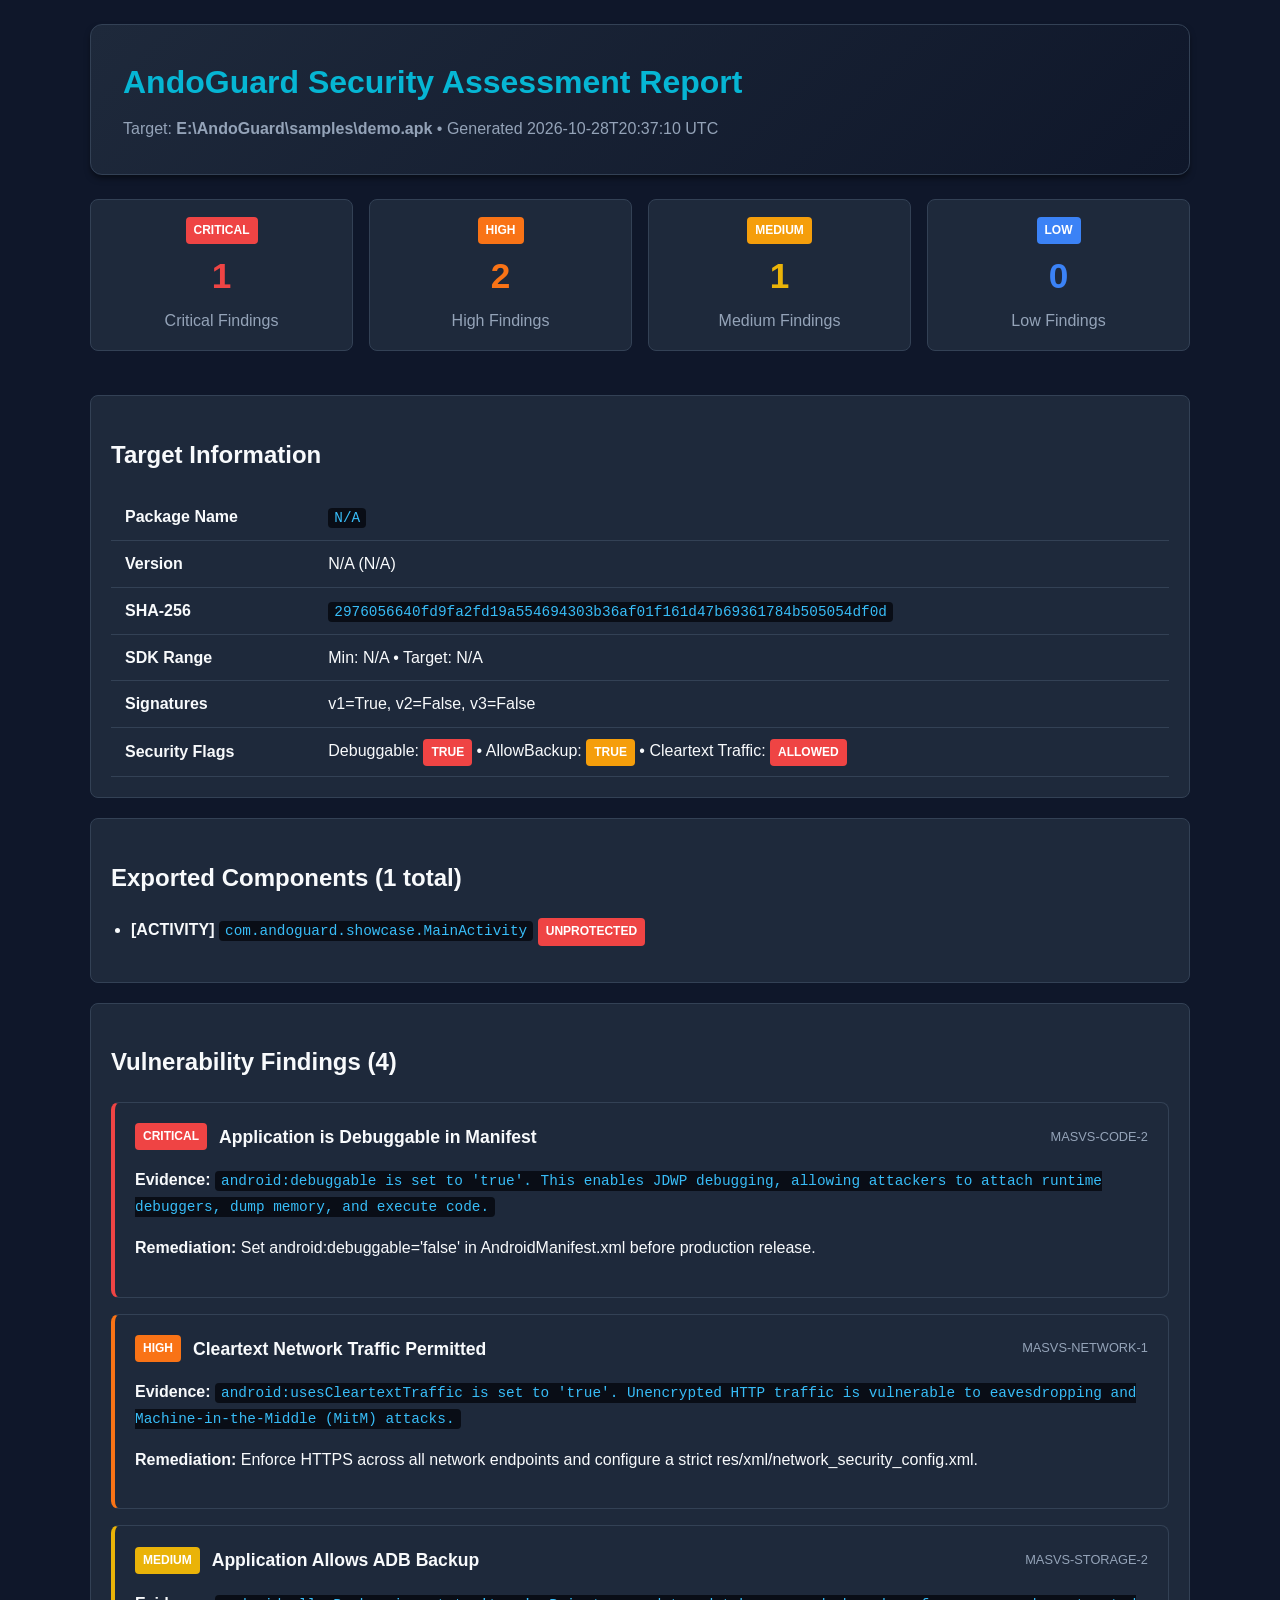
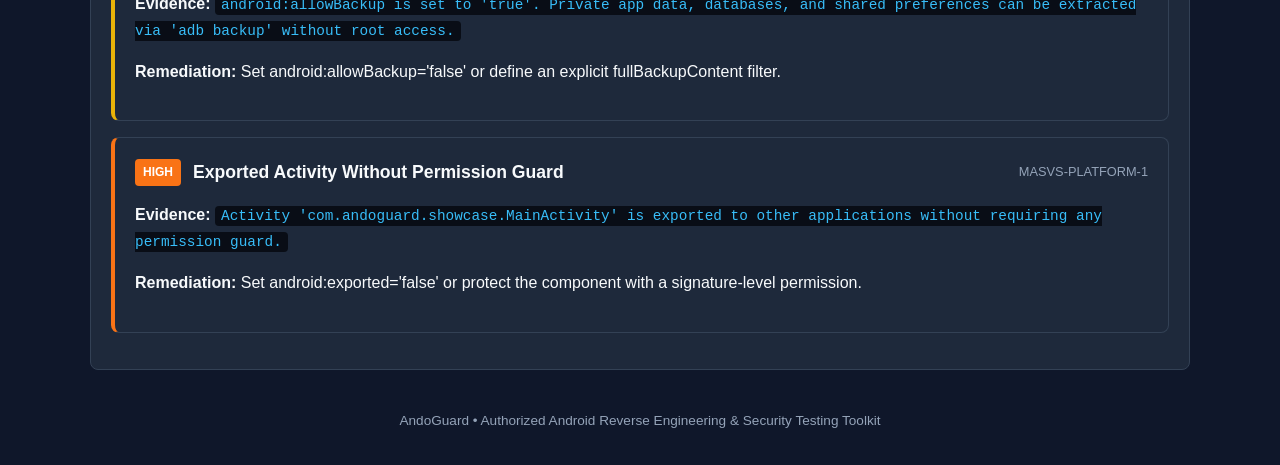
<file: samples/report.html>
<!DOCTYPE html>
<html lang="en">
<head>
    <meta charset="UTF-8">
    <meta name="viewport" content="width=device-width, initial-scale=1.0">
    <title>AndoGuard Security Assessment: Target</title>
    <style>
        :root {
            --bg-primary: #0f172a;
            --bg-secondary: #1e293b;
            --bg-card: #1e293b;
            --text-primary: #f8fafc;
            --text-secondary: #94a3b8;
            --accent-cyan: #06b6d4;
            --accent-blue: #3b82f6;
            --border-color: #334155;
            --font-stack: -apple-system, BlinkMacSystemFont, "Segoe UI", Roboto, Helvetica, Arial, sans-serif;
        }
        body {
            font-family: var(--font-stack);
            background-color: var(--bg-primary);
            color: var(--text-primary);
            line-height: 1.6;
            margin: 0;
            padding: 24px;
        }
        .container {
            max-width: 1100px;
            margin: 0 auto;
        }
        .header {
            background: linear-gradient(135deg, #1e293b, #0f172a);
            border: 1px solid var(--border-color);
            border-radius: 12px;
            padding: 32px;
            margin-bottom: 24px;
            box-shadow: 0 4px 6px -1px rgba(0, 0, 0, 0.5);
        }
        .header h1 {
            margin: 0 0 8px 0;
            color: var(--accent-cyan);
            font-size: 2rem;
        }
        .card {
            background-color: var(--bg-card);
            border: 1px solid var(--border-color);
            border-radius: 8px;
            padding: 20px;
            margin-bottom: 20px;
        }
        .grid {
            display: grid;
            grid-template-columns: repeat(auto-fit, minmax(180px, 1fr));
            gap: 16px;
            margin-bottom: 24px;
        }
        .metric-card {
            text-align: center;
            padding: 16px;
        }
        .metric-value {
            font-size: 2.2rem;
            font-weight: 700;
            margin: 4px 0;
        }
        .badge {
            display: inline-block;
            padding: 4px 8px;
            border-radius: 4px;
            font-size: 0.75rem;
            font-weight: 600;
            color: #fff;
        }
        .badge-danger { background-color: #ef4444; }
        .badge-warning { background-color: #f59e0b; }
        .badge-success { background-color: #10b981; }
        table {
            width: 100%;
            border-collapse: collapse;
            margin-top: 12px;
        }
        th, td {
            padding: 10px 14px;
            text-align: left;
            border-bottom: 1px solid var(--border-color);
        }
        th {
            color: var(--accent-cyan);
            font-weight: 600;
        }
        code {
            background-color: #090d16;
            padding: 2px 6px;
            border-radius: 4px;
            color: #38bdf8;
            font-family: Consolas, monospace;
            font-size: 0.9em;
        }
        .finding-card {
            margin-bottom: 16px;
        }
        .finding-header {
            display: flex;
            align-items: center;
            gap: 12px;
            margin-bottom: 8px;
        }
        .finding-title {
            margin: 0;
            font-size: 1.1rem;
            flex-grow: 1;
        }
        .masvs-tag {
            font-size: 0.8rem;
            color: var(--text-secondary);
        }
        .footer {
            text-align: center;
            margin-top: 40px;
            color: var(--text-secondary);
            font-size: 0.85rem;
        }
    </style>
</head>
<body>
    <div class="container">
        <div class="header">
            <h1>AndoGuard Security Assessment Report</h1>
            <p style="color: var(--text-secondary); margin: 0;">
                Target: <strong>E:\AndoGuard\samples\demo.apk</strong> &bull; Generated 2026-10-28T20:37:10 UTC
            </p>
        </div>

        <div class="grid">
            <div class="card metric-card">
                <span class="badge badge-danger">CRITICAL</span>
                <div class="metric-value" style="color: #ef4444;">1</div>
                <div style="color: var(--text-secondary);">Critical Findings</div>
            </div>
            <div class="card metric-card">
                <span class="badge" style="background-color: #f97316;">HIGH</span>
                <div class="metric-value" style="color: #f97316;">2</div>
                <div style="color: var(--text-secondary);">High Findings</div>
            </div>
            <div class="card metric-card">
                <span class="badge badge-warning">MEDIUM</span>
                <div class="metric-value" style="color: #eab308;">1</div>
                <div style="color: var(--text-secondary);">Medium Findings</div>
            </div>
            <div class="card metric-card">
                <span class="badge" style="background-color: #3b82f6;">LOW</span>
                <div class="metric-value" style="color: #3b82f6;">0</div>
                <div style="color: var(--text-secondary);">Low Findings</div>
            </div>
        </div>

        <div class="card">
            <h2>Target Information</h2>
            <table>
                <tr><td><strong>Package Name</strong></td><td><code>N/A</code></td></tr>
                <tr><td><strong>Version</strong></td><td>N/A (N/A)</td></tr>
                <tr><td><strong>SHA-256</strong></td><td><code>2976056640fd9fa2fd19a554694303b36af01f161d47b69361784b505054df0d</code></td></tr>
                <tr><td><strong>SDK Range</strong></td><td>Min: N/A &bull; Target: N/A</td></tr>
                <tr><td><strong>Signatures</strong></td><td>v1=True, v2=False, v3=False</td></tr>
                <tr><td><strong>Security Flags</strong></td><td>
                    Debuggable: <span class="badge badge-danger">TRUE</span> &bull;
                    AllowBackup: <span class="badge badge-warning">TRUE</span> &bull;
                    Cleartext Traffic: <span class="badge badge-danger">ALLOWED</span>
                </td></tr>
            </table>
        </div>

        <div class="card">
            <h2>Exported Components (1 total)</h2>
            <ul style="padding-left: 20px;">
                <li><strong>[ACTIVITY]</strong> <code>com.andoguard.showcase.MainActivity</code> <span class="badge badge-danger">UNPROTECTED</span></li>
            </ul>
        </div>

        <div class="card">
            <h2>Vulnerability Findings (4)</h2>
            
            <div class="card finding-card" style="border-left: 4px solid #ef4444;">
                <div class="finding-header">
                    <span class="badge" style="background-color: #ef4444;">CRITICAL</span>
                    <h3 class="finding-title">Application is Debuggable in Manifest</h3>
                    <span class="masvs-tag">MASVS-CODE-2</span>
                </div>
                <div class="finding-body">
                    <p><strong>Evidence:</strong> <code>android:debuggable is set to &#x27;true&#x27;. This enables JDWP debugging, allowing attackers to attach runtime debuggers, dump memory, and execute code.</code></p>
                    <p><strong>Remediation:</strong> Set android:debuggable=&#x27;false&#x27; in AndroidManifest.xml before production release.</p>
                </div>
            </div>
            
            <div class="card finding-card" style="border-left: 4px solid #f97316;">
                <div class="finding-header">
                    <span class="badge" style="background-color: #f97316;">HIGH</span>
                    <h3 class="finding-title">Cleartext Network Traffic Permitted</h3>
                    <span class="masvs-tag">MASVS-NETWORK-1</span>
                </div>
                <div class="finding-body">
                    <p><strong>Evidence:</strong> <code>android:usesCleartextTraffic is set to &#x27;true&#x27;. Unencrypted HTTP traffic is vulnerable to eavesdropping and Machine-in-the-Middle (MitM) attacks.</code></p>
                    <p><strong>Remediation:</strong> Enforce HTTPS across all network endpoints and configure a strict res/xml/network_security_config.xml.</p>
                </div>
            </div>
            
            <div class="card finding-card" style="border-left: 4px solid #eab308;">
                <div class="finding-header">
                    <span class="badge" style="background-color: #eab308;">MEDIUM</span>
                    <h3 class="finding-title">Application Allows ADB Backup</h3>
                    <span class="masvs-tag">MASVS-STORAGE-2</span>
                </div>
                <div class="finding-body">
                    <p><strong>Evidence:</strong> <code>android:allowBackup is set to &#x27;true&#x27;. Private app data, databases, and shared preferences can be extracted via &#x27;adb backup&#x27; without root access.</code></p>
                    <p><strong>Remediation:</strong> Set android:allowBackup=&#x27;false&#x27; or define an explicit fullBackupContent filter.</p>
                </div>
            </div>
            
            <div class="card finding-card" style="border-left: 4px solid #f97316;">
                <div class="finding-header">
                    <span class="badge" style="background-color: #f97316;">HIGH</span>
                    <h3 class="finding-title">Exported Activity Without Permission Guard</h3>
                    <span class="masvs-tag">MASVS-PLATFORM-1</span>
                </div>
                <div class="finding-body">
                    <p><strong>Evidence:</strong> <code>Activity &#x27;com.andoguard.showcase.MainActivity&#x27; is exported to other applications without requiring any permission guard.</code></p>
                    <p><strong>Remediation:</strong> Set android:exported=&#x27;false&#x27; or protect the component with a signature-level permission.</p>
                </div>
            </div>
            
        </div>

        

        <div class="footer">
            <p>AndoGuard &bull; Authorized Android Reverse Engineering & Security Testing Toolkit</p>
        </div>
    </div>
</body>
</html>
</file>
